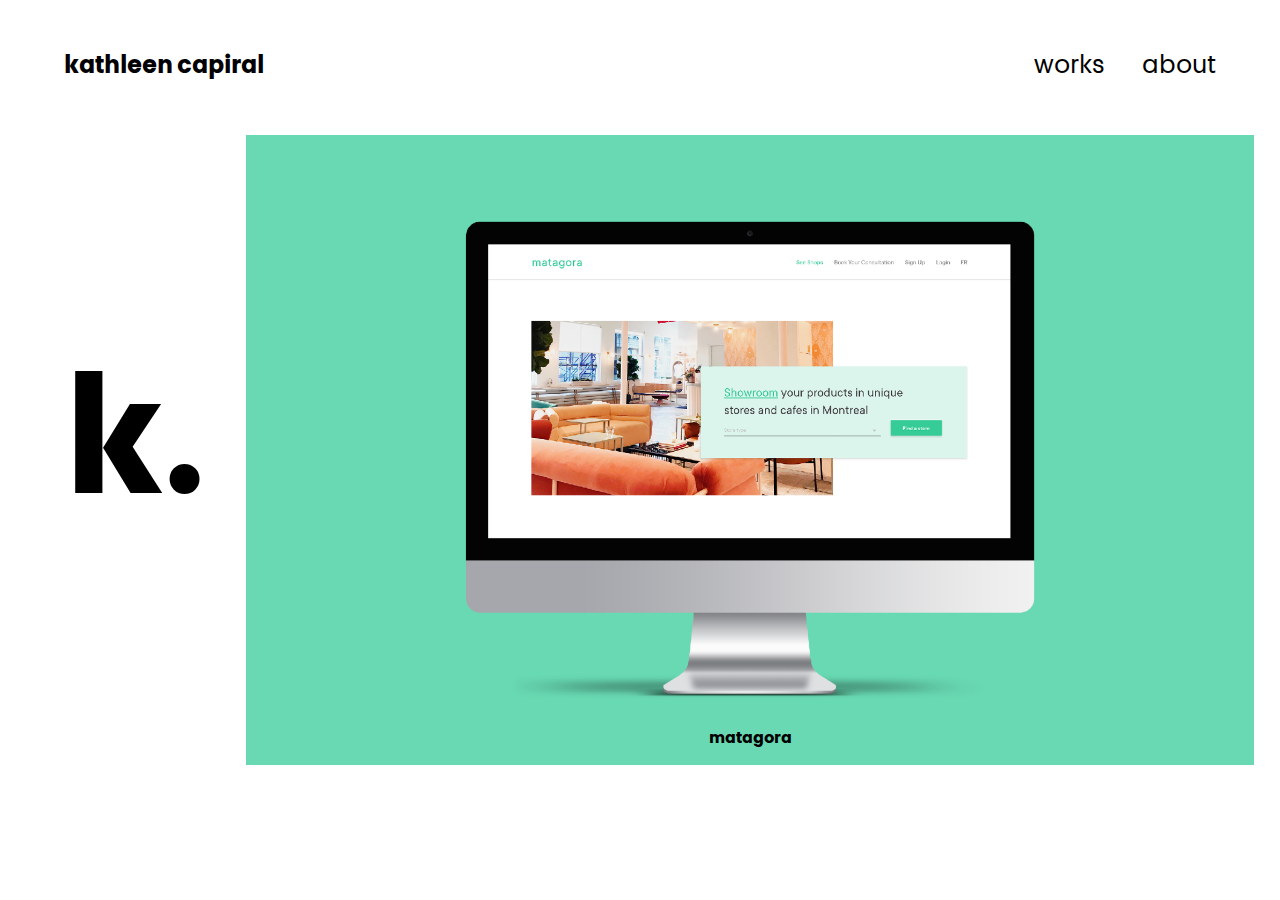
<file: index.html>
<!DOCTYPE html>
<html>
  <head>
    <meta charset="UTF-8">
    <meta name="viewport" content="width=device-width, initial-scale=1">
    <link href="css/main.css" rel="stylesheet" type="text/css">
    <link rel="stylesheet" type="text/css" href="MyFontsWebfontsKit.css">
    <link href="https://unpkg.com/aos@2.3.1/dist/aos.css" rel="stylesheet">
    <script src="https://unpkg.com/aos@2.3.1/dist/aos.js"></script>
    <script   src="https://code.jquery.com/jquery-3.4.0.js"   integrity="sha256-DYZMCC8HTC+QDr5QNaIcfR7VSPtcISykd+6eSmBW5qo="   crossorigin="anonymous"></script>
    <script src="js/index.js"></script>
  </head>
  <body>

    <main class="flex column" style="height: 100vh;">
      <div id="nav">
        <div id="nav-content">
          <div id="logo-desktop">
            <a href="index.html">kathleen capiral</a>
            <a href="index.html" id="mobile-logo" style="display: none;">k.</a>
          </div>
          <div id="logo-mobile">
            <a href="index.html">k.</a>
          </div>
          <div id="nav-right">
            <a href="works.html" id="works-link">works</a>
            <a href="about.html" id="about-link">about</a>
          </div>
        </div>
      </div>

      <div id="index-section">
        <div id="project-window">
          <div id="monogram-container-left">
            <div class="monogram-icon">
              k.
            </div>
          </div>

          <div id="project-section" class="flex">
            <!-- <div data-aos="fade-right"> -->
              <a style="margin-left: 18vw" class="img-link" href="matagora.html">
                <img src="img/works/works-list.png" class="project-image" />
                <div class="image-title" style="color">matagora</div>
              </a>
            <!-- </div> -->

            <!-- <div data-aos="fade-right"> -->
              <a class="img-link" href="playground.html">
                <img src="img/works/works-list3.png" class="project-image" />
                <div class="image-title">playground</div>
              </a>
            <!-- </div> -->
            <a class="img-link" href="zetacon.html">
              <img src="img/works/works-list2.png" class="project-image" />
              <div class="image-title">zetacon</div>
            </a>

            <a class="img-link" href="saiko.html">
              <img src="img/works/works-list4.png" class="project-image" />
              <div class="image-title">saiko!</div>
            </a>

            <a class="img-link" href="datacup.html">
              <img src="img/works/works-list5.png" class="project-image" />
              <div class="image-title">data cup</div>
            </a>

            <a class="img-link" href="schwartz.html">
              <img src="img/works/works-list6.png" class="project-image" />
              <div class="image-title">christian schwartz</div>
            </a>

          </div>
        </div>
      </div>
    </main>
    <script>AOS.init();</script>
  </body>
</html>
</file>
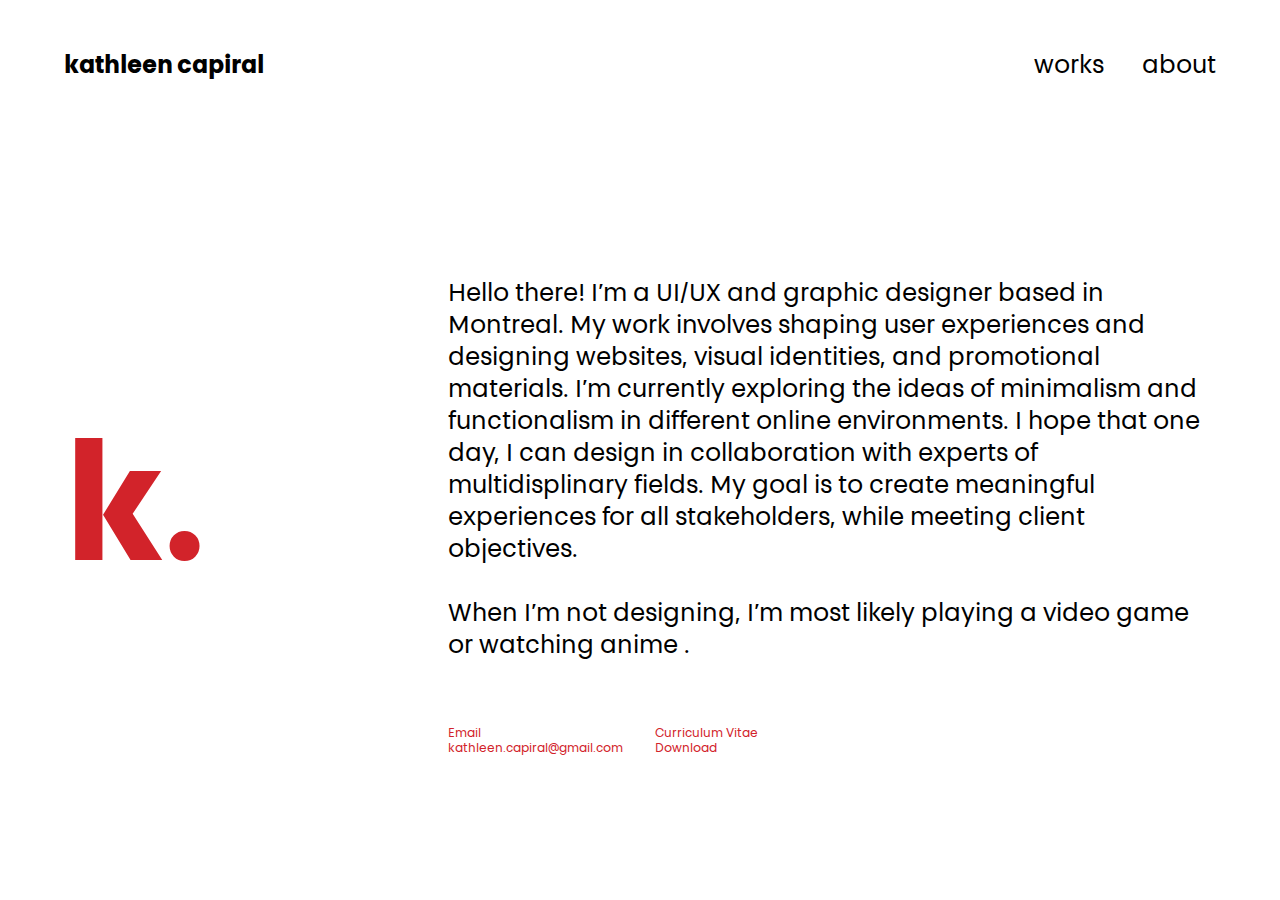
<file: about.html>
<!DOCTYPE html>
<html>
  <head>
    <meta charset="UTF-8">
    <meta name="viewport" content="width=device-width, initial-scale=1">
    <link href="css/about.css" rel="stylesheet" type="text/css">
    <link rel="stylesheet" type="text/css" href="MyFontsWebfontsKit.css">
    <script   src="https://code.jquery.com/jquery-3.4.0.js"   integrity="sha256-DYZMCC8HTC+QDr5QNaIcfR7VSPtcISykd+6eSmBW5qo="   crossorigin="anonymous"></script>
    <script src="js/index.js"></script>
  </head>
  <body>

    <main class="flex column" style="height: 100vh;">
      <div id="nav">
        <div id="nav-content">
          <div id="logo-desktop">
            <a href="index.html">kathleen capiral</a>
            <a href="index.html" id="mobile-logo" style="display: none;">k.</a>
          </div>
          <div id="logo-mobile">
            <a href="index.html">k.</a>
          </div>
          <div id="nav-right">
            <a href="works.html" id="works-link">works</a>
            <a href="about.html" id="about-link">about</a>
          </div>
        </div>
      </div>

      <div id="about-container">
        <div id="monogram-section">
          <div id="monogram-container-left">
            <div class="monogram-icon">
              k.
            </div>
          </div>
        </div>

        <div id="about-section">
          <div class="about-content">
            <div class="about-text">
              Hello there! I’m a UI/UX and graphic designer based in Montreal.
              My work involves shaping user experiences and designing websites, visual identities, and promotional materials.
              I’m currently exploring the ideas of minimalism and functionalism in different online environments.
              I hope that one day, I can design in collaboration with experts of multidisplinary fields.
              My goal is to create meaningful experiences for all stakeholders, while meeting client objectives.
              <br /><br />When I’m not designing, I’m most likely playing a video game or watching anime <i class="far fa-hand-peace"></i>.
            </div>

            <div id="contact-container">
              <div id="email-content">
                <div class="email-title">
                  Email
                </div>
                <a href="mailto:kathleen.capiral@gmail.com?subject=Just saying hi!" id="email">kathleen.capiral@gmail.com</a>
              </div>
              <div id="cv-content">
                <div class="cv-title">
                  Curriculum Vitae
                </div>
                <a href="./pdf/kathleen-capiral_cv-2019.pdf" target="_blank" id="download">Download</a>
              </div>
            </div>

          </div>
        </div>
      </div>
    </main>

  </body>
</html>
</file>
<file: css/main.css>
@charset "UTF-8";

@import url("//hello.myfonts.net/count/393131");
@font-face {font-family: 'Touche-Bold';src: url('webfonts/393131_0_0.eot');src: url('webfonts/393131_0_0.eot?#iefix') format('embedded-opentype'),url('webfonts/393131_0_0.woff2') format('woff2'),url('webfonts/393131_0_0.woff') format('woff'),url('webfonts/393131_0_0.ttf') format('truetype');}
@font-face {font-family: 'Touche-Regular';src: url('webfonts/393131_1_0.eot');src: url('webfonts/393131_1_0.eot?#iefix') format('embedded-opentype'),url('webfonts/393131_1_0.woff2') format('woff2'),url('webfonts/393131_1_0.woff') format('woff'),url('webfonts/393131_1_0.ttf') format('truetype');}

.Touche-Bold {
	font-family: Touche-Bold;
	font-weight: normal;
	font-style: normal;
}
.Touche-Regular {
	font-family: Touche-Regular;
	font-weight: normal;
	font-style: normal;
}

html, body {
	width: 100%;
	margin: 0;
	padding: 0;
	font-family: 'Touche-Regular';
  font-size: 8px;
}

main {
  /* background-color: blue; */
}

section {
  /* background-color: yellow; */
  margin: 0 5%;
}


#nav {
  position: relative;
  display: flex;
  justify-content: center;
  width: 100%;
	height: 15%;
  font-size: 3rem;
  box-sizing: border-box;
  /* background-color: yellow; */
}

#nav-content {
  display: flex;
  flex-direction: row;
  justify-content: space-between;
  flex-flow: nowrap;
  align-items: center;
  width: 90%;
  height: 100%;
  /* padding: 8rem; */
  /* background-color: orange; */
}

#logo-desktop {
	font-family: 'Touche-Bold';
}

#logo-mobile {
	display: none;
}

#works-link {
	margin-right: 4rem;
}

a#works-link:hover {
	text-decoration: underline;
}

a#about-link:hover {
	text-decoration: underline;
}

a#works-link:active {
	text-decoration: underline;
}

a#about-link:active {
	text-decoration: underline;
}

a {
	color: black;
}

a:link {
  text-decoration: none;
}

a:visited {
  text-decoration: none;
}

#index-section {
	display: flex;
	align-items: center;
	width: 100%;
    height: 70%;
    overflow-x: scroll;
    overflow-y: hidden;
}

#monogram-container-left {
	position: absolute;
	display: flex;
	height: 70%;
	font-size: 20rem;
	align-items: center;
	padding: 0 8rem;
	font-family: Touche-Bold;
}

#project-window {
	/* overflow: scroll;
	width: 100%; */
    height: 100%;
    cursor: pointer;
}

#project-section {
	width: auto;
	height: 100%;
	-webkit-transition: margin-left 0.1s linear;
    -khtml-transition: margin-left 0.1s linear;
    -moz-transition: margin-left 0.1s linear;
    -ms-transition: margin-left 0.1s linear;
    transition: margin-left 0.1s linear;
}

.project-image {
	height: 100%;
	padding: 0 2rem;
	background-color: white;
}

.image-title {
    position: absolute;
    width: 100%;
    text-align: center;
		bottom: 2rem;
		font-size: 2rem;
		font-family: Touche-Bold;
}

.img-link {
    position: relative;
    z-index: 100;
    height: 100%;
}

#footer-section {
	height: 15%;
	font-family: 'Touche-Bold';
	font-size: 4rem;
}

.title {
	display: none;
}

.flex { display: flex }
.flex.row { flex-direction: row }
.flex.column { flex-direction: column }
.justify-content-center { justify-content: center }
.align-content-center { align-items: center }

@media only screen and (max-width: 600px) {
  body {
		overflow: scroll;
  }

	main {
		display: block;
	}

	#nav {
	  font-size: 3rem;
	}

	#nav-content {
		width: 100%;
		padding: 0 4rem;
	}

	#logo-desktop {
		display: none;
	}

	#logo-mobile {
		display: block;
		font-family: 'Touche-Bold';
	}

	#works-link {
    margin-right: 2rem;
	}

	#project-container {
		display: block;
	}

	.project-title {
    font-size: 4rem;
    margin-bottom: 1rem;
	}

	.left-section {
		padding: 0 5%;
	}

	#index-section {
		overflow: visible;
		height: 31%;
		width: 100vw;
	}

	#project-section {
		display: block;
	}

	#monogram-container-left {
		display: none;
	}

	a.img-link {
		margin-left: 0vw;
		display: contents;
	}
	.title {
		display: block;
		text-align: center;
    font-size: 4rem;
    padding: 4rem;
		font-family: 'Touche-Bold';
	}

	.image-title {
	    position: initial;
	    margin: 2rem 0;
	}

	.project-image {
    height: 100%;
    padding: 0;
    background-color: white;
}

	#project-window {
	    height: 100%;
	    width: 100%;
			display: flex;
			justify-content: center;
	}

}
</file>
<file: MyFontsWebfontsKit.css>
/**
 * @license
 * MyFonts Webfont Build ID 3748145, 2019-04-16T13:36:38-0400
 * 
 * The fonts listed in this notice are subject to the End User License
 * Agreement(s) entered into by the website owner. All other parties are 
 * explicitly restricted from using the Licensed Webfonts(s).
 * 
 * You may obtain a valid license at the URLs below.
 * 
 * Webfont: Touche-Bold by Indian Type Foundry
 * URL: https://www.myfonts.com/fonts/indian-type-foundry/touche/bold/
 * 
 * Webfont: Touche-Regular by Indian Type Foundry
 * URL: https://www.myfonts.com/fonts/indian-type-foundry/touche/regular/
 * 
 * 
 * License: https://www.myfonts.com/viewlicense?type=web&buildid=3748145
 * Licensed pageviews: 10,000
 * Webfonts copyright: Copyright 2015 Indian Type Foundry. All rights reserved.
 * 
 * © 2019 MyFonts Inc
*/


/* @import must be at top of file, otherwise CSS will not work */
@import url("//hello.myfonts.net/count/393131");

  
@font-face {font-family: 'Touche-Bold';src: url('webfonts/393131_0_0.eot');src: url('webfonts/393131_0_0.eot?#iefix') format('embedded-opentype'),url('webfonts/393131_0_0.woff2') format('woff2'),url('webfonts/393131_0_0.woff') format('woff'),url('webfonts/393131_0_0.ttf') format('truetype');}
 
  
@font-face {font-family: 'Touche-Regular';src: url('webfonts/393131_1_0.eot');src: url('webfonts/393131_1_0.eot?#iefix') format('embedded-opentype'),url('webfonts/393131_1_0.woff2') format('woff2'),url('webfonts/393131_1_0.woff') format('woff'),url('webfonts/393131_1_0.ttf') format('truetype');}
</file>
<file: css/about.css>
@charset "UTF-8";

@import url("//hello.myfonts.net/count/393131");
@font-face {font-family: 'Touche-Bold';src: url('webfonts/393131_0_0.eot');src: url('webfonts/393131_0_0.eot?#iefix') format('embedded-opentype'),url('webfonts/393131_0_0.woff2') format('woff2'),url('webfonts/393131_0_0.woff') format('woff'),url('webfonts/393131_0_0.ttf') format('truetype');}
@font-face {font-family: 'Touche-Regular';src: url('webfonts/393131_1_0.eot');src: url('webfonts/393131_1_0.eot?#iefix') format('embedded-opentype'),url('webfonts/393131_1_0.woff2') format('woff2'),url('webfonts/393131_1_0.woff') format('woff'),url('webfonts/393131_1_0.ttf') format('truetype');}

.Touche-Bold {
	font-family: Touche-Bold;
	font-weight: normal;
	font-style: normal;
}
.Touche-Regular {
	font-family: Touche-Regular;
	font-weight: normal;
	font-style: normal;
}

html, body {
	width: 100%;
	margin: 0;
	padding: 0;
	font-family: 'Touche-Regular';
  font-size: 8px;
}

main {
  display: flex;
	flex-direction: column;
}

section {
  /* background-color: yellow; */
  margin: 0 5%;
}


#nav {
  position: relative;
  display: flex;
  justify-content: center;
  width: 100%;
	height: 15%;
  font-size: 3rem;
  box-sizing: border-box;
  /* background-color: yellow; */
}

#nav-content {
  display: flex;
  flex-direction: row;
  justify-content: space-between;
  flex-flow: nowrap;
  align-items: center;
  width: 90%;
  height: 100%;
  /* padding: 8rem; */
  /* background-color: orange; */
}

#logo-desktop {
	font-family: 'Touche-Bold';
}

#logo-mobile {
	display: none;
}

#works-link {
	margin-right: 4rem;
}

a#works-link:hover {
	text-decoration: underline;
}

a#about-link:hover {
	text-decoration: underline;
}

a#works-link:active {
	text-decoration: underline;
}

a#about-link:active {
	text-decoration: underline;
}

a {
	color: black;
}

a:link {
  text-decoration: none;
}

a:visited {
  text-decoration: none;
}

#about-container {
	display: flex;
	justify-content: center;
	width: 100%;
	height: 85%;
}

#monogram-section {
	display: flex;
	align-items: center;
	width: 30%;
}

#monogram-container-left {
	position: absolute;
	display: flex;
	height: 70%;
	font-size: 20rem;
	align-items: center;
	font-family: 'Touche-Bold';
	color: #d2232a;
}

#about-section {
	display: flex;
	align-items: center;
	width: 60%;
	font-size: 3rem;
}

.about-content {
	display: flex;
	flex-direction: column;
}

.about-text {
	line-height: 4rem;
}

#contact-container {
	display: flex;
	/* justify-content: space-between; */
	margin-top: 8rem;
	font-size: 1.5rem;
	color: #d2232a;
}

#email-content {
	display: flex;
	flex-direction: column;
}

#cv-content {
	display: flex;
	margin-left: 4rem;
	flex-direction: column;
}

a#download {
	color: #d2232a;
}

a#download:hover {
	text-decoration: underline;
}

a#email {
	color: #d2232a;
}

a#email:hover {
	text-decoration: underline;
}

@media only screen and (max-width: 600px) {
  body {
		overflow: scroll;
  }

	main {
		display: block;
	}

	#nav {
	  font-size: 3rem;
		display: block;
		padding: 0 4rem;
	}

	#nav-content {
		width: 100%;
	}

	#logo-desktop {
		display: none;
	}

	#logo-mobile {
		display: block;
		font-family: 'Touche-Bold';
	}

	#works-link {
    margin-right: 2rem;
	}

	#about-container {
    display: block;
	}

	#monogram-section {
		display: none;
	}

	#about-section {
    width: 100%;
    margin-bottom: 8rem;
	}

	.about-content {
		width: 100%;
		margin: 0 4rem;
		flex-direction: column-reverse;
	}

	#contact-container {
		margin: 0 0 8rem 0;
	}
}

.flex { display: flex }
.flex.row { flex-direction: row }
.flex.column { flex-direction: column }
.justify-content-center { justify-content: center }
.align-content-center { align-items: center }
</file>
